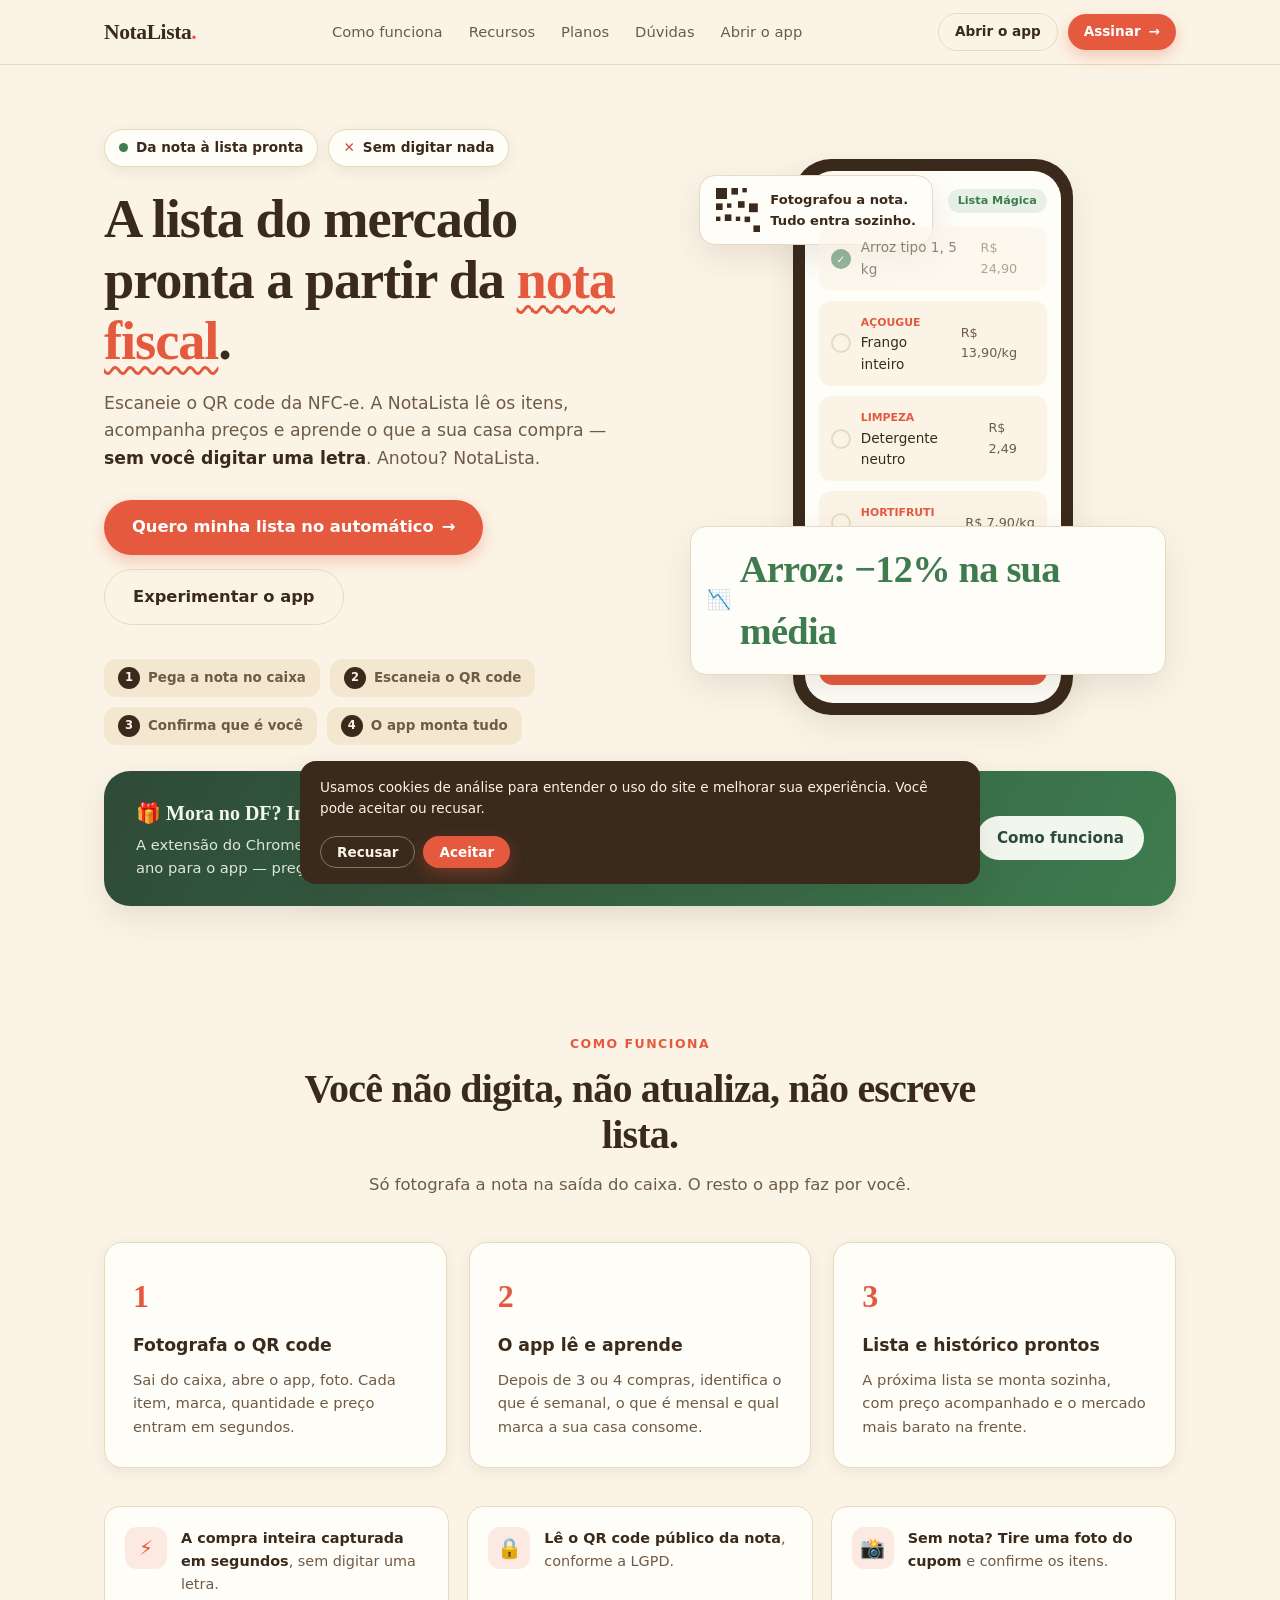
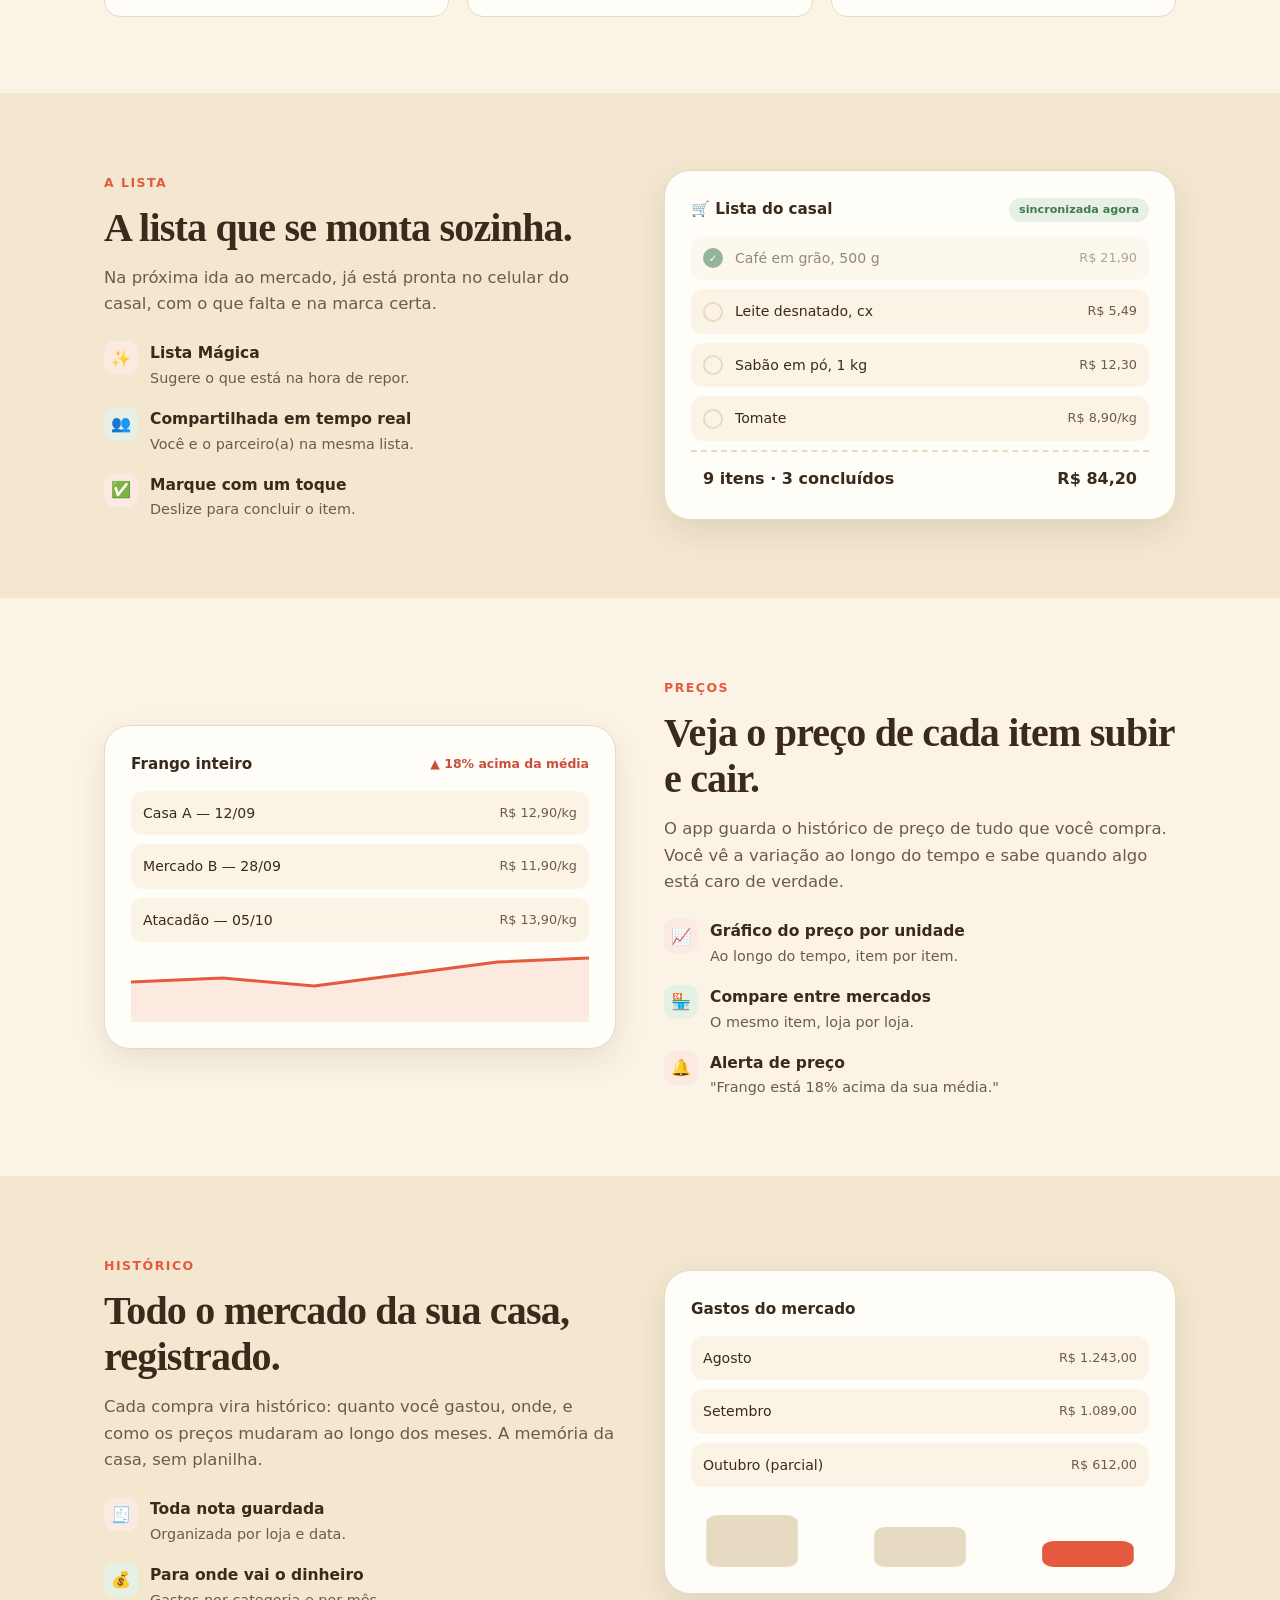
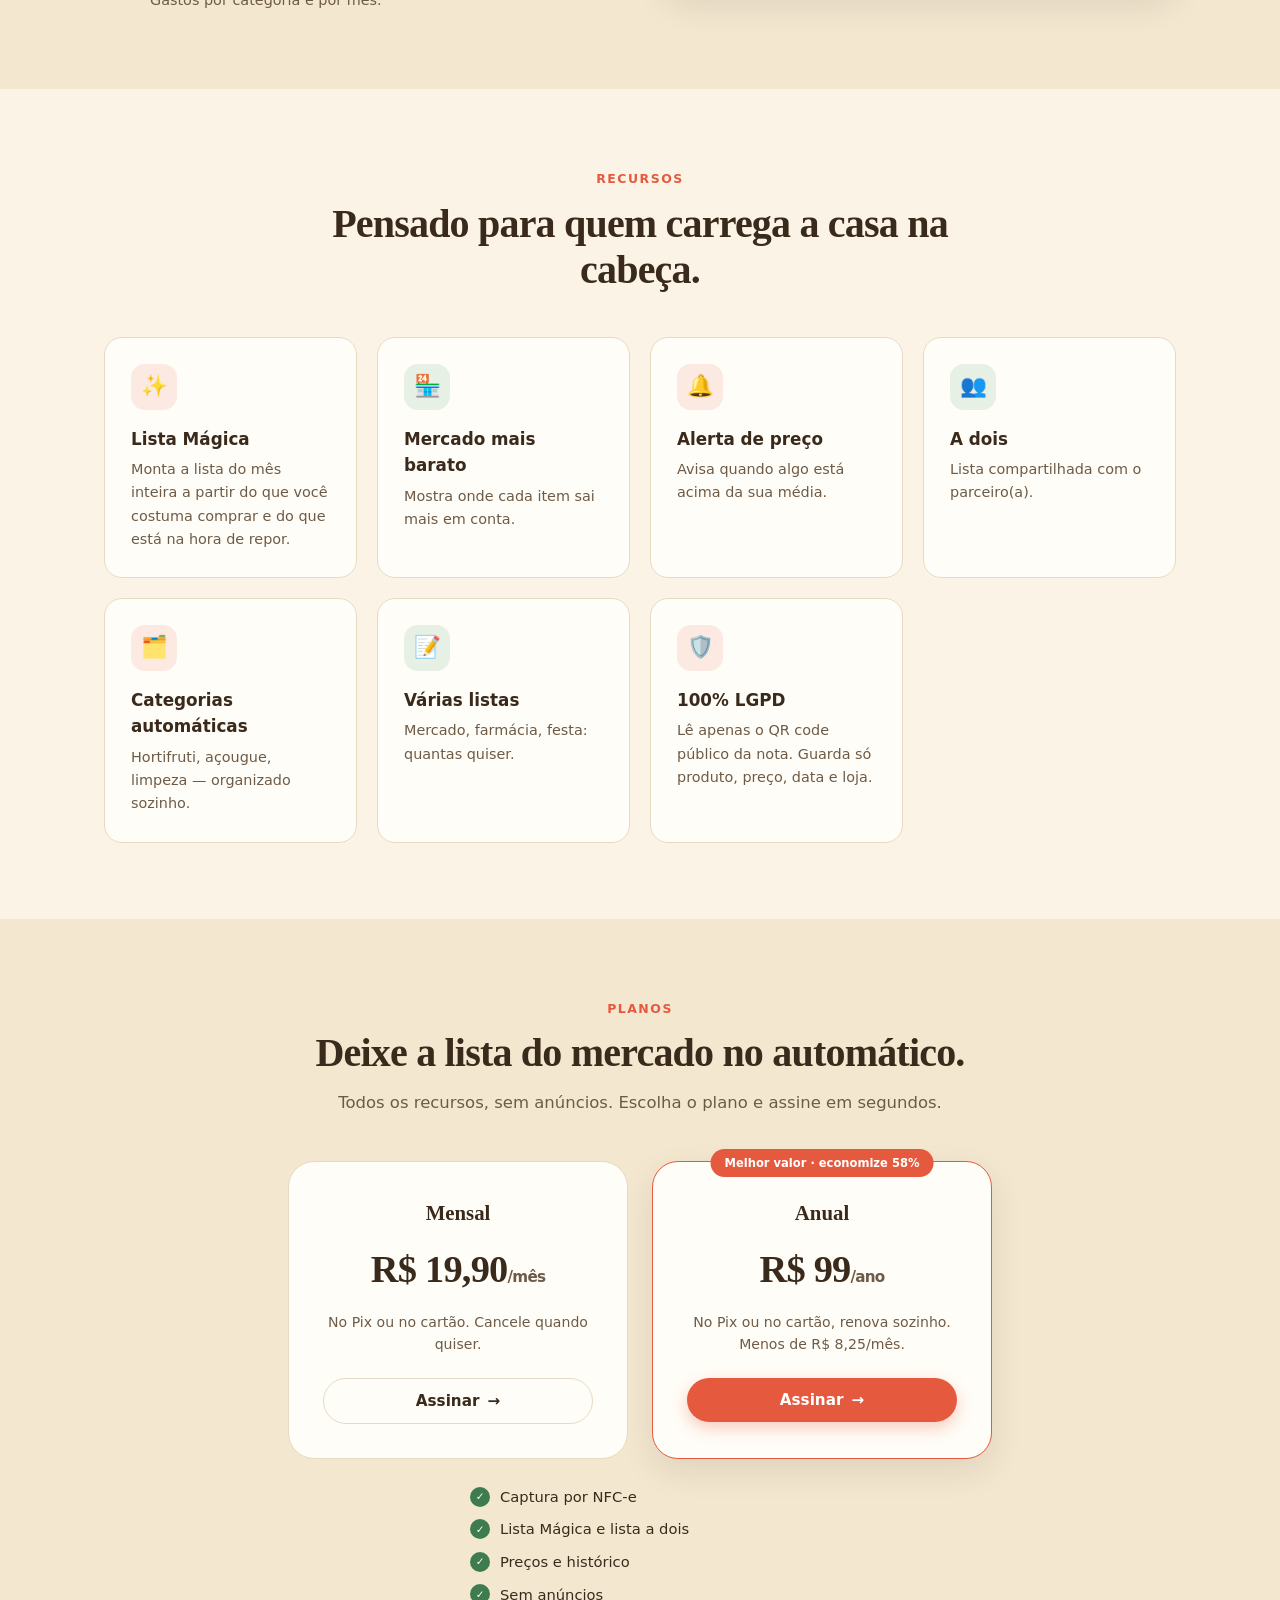
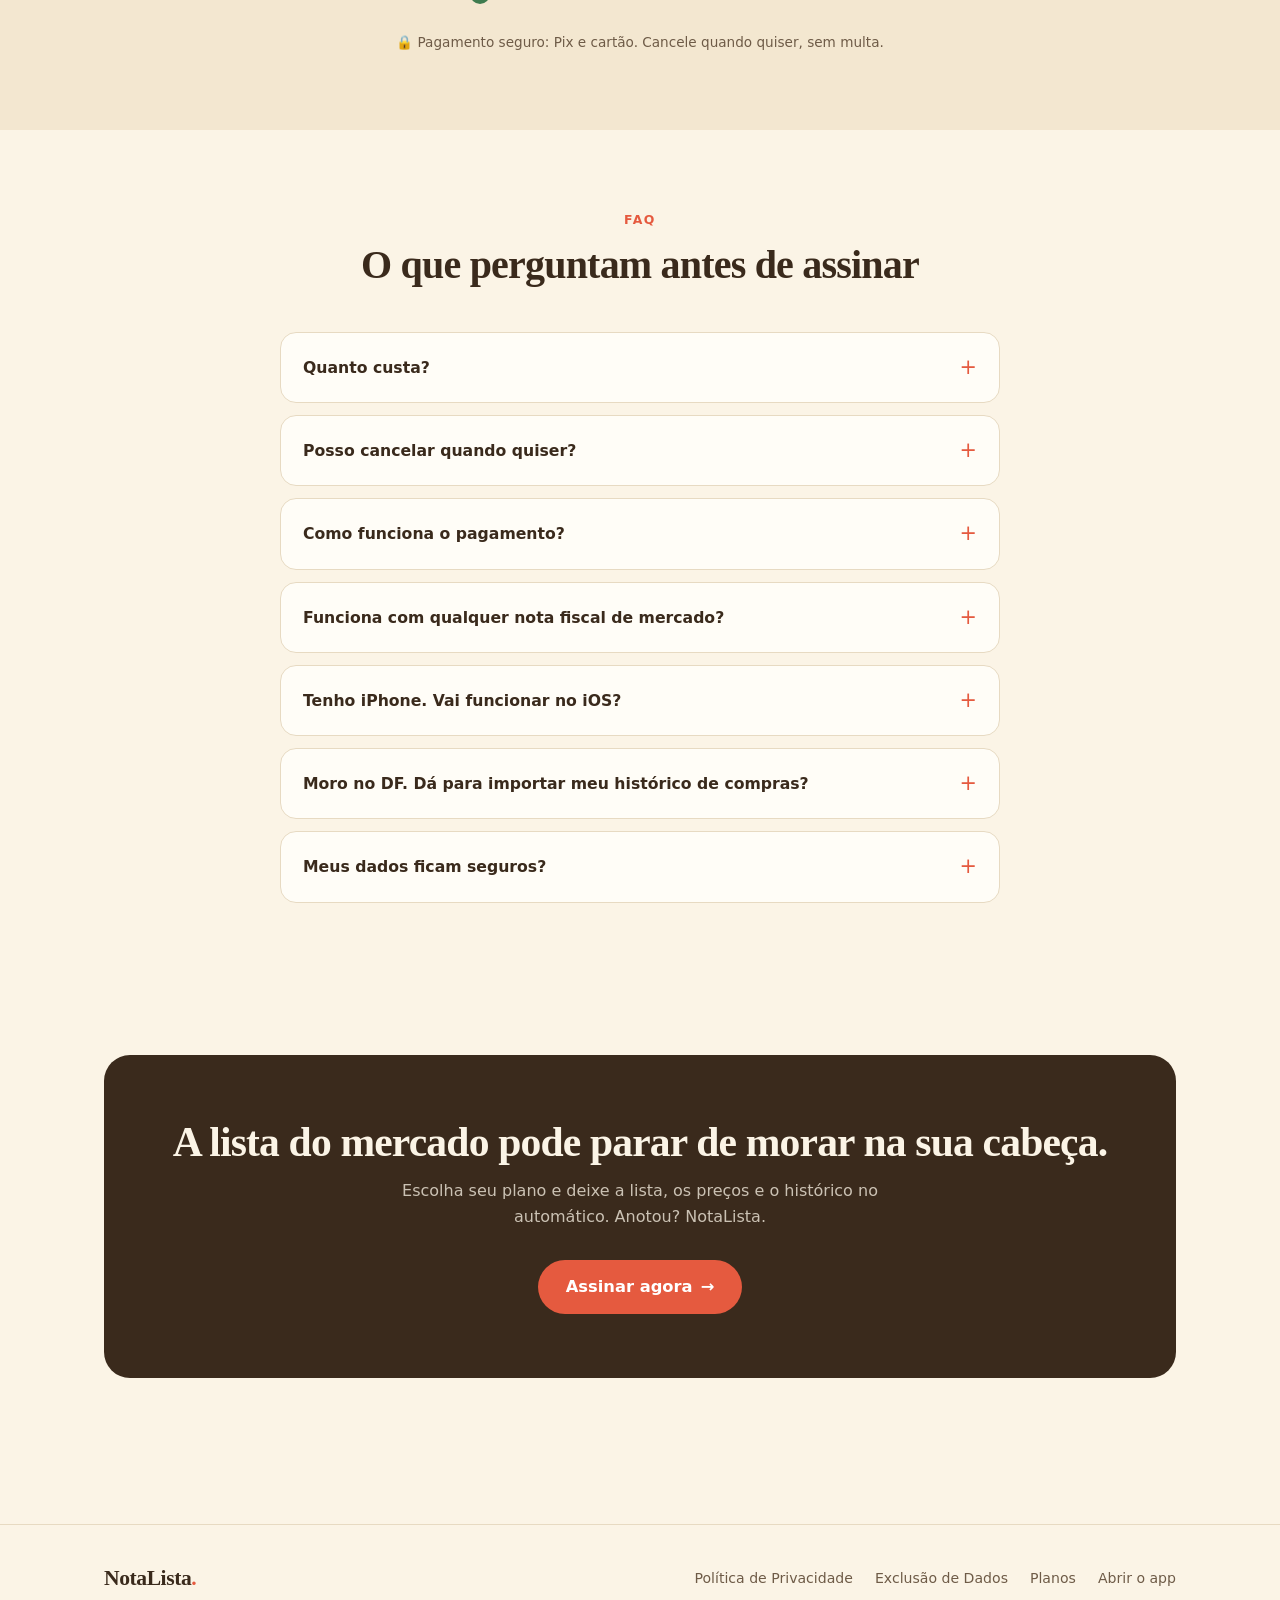
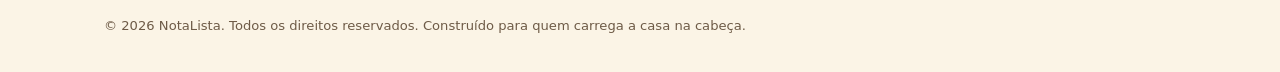
<file: index.html>
<!DOCTYPE html>
<html lang="pt-BR">
<head>
<meta charset="UTF-8">
<meta name="viewport" content="width=device-width, initial-scale=1.0">
<title>NotaLista — A lista de compras que nasce da nota fiscal</title>
<meta name="description" content="Escaneie o QR code da NFC-e e a lista de compras se monta sozinha: itens, marcas, quantidades, preços e histórico. Sem digitar nada.">
<meta name="theme-color" content="#E55A3F">
<link rel="manifest" href="manifest.json">
<link rel="stylesheet" href="css/style.css?v=1">
</head>
<body>

<!-- ===================== HEADER ===================== -->
<header class="site-header">
  <div class="container header-inner">
    <a class="logo" href="index.html">NotaLista<span class="dot">.</span></a>
    <nav class="main-nav" id="mainNav" aria-label="Menu principal">
      <a class="nav-link" href="#como-funciona">Como funciona</a>
      <a class="nav-link" href="#recursos">Recursos</a>
      <a class="nav-link" href="#planos">Planos</a>
      <a class="nav-link" href="#faq">Dúvidas</a>
      <a class="nav-link" href="app.html">Abrir o app</a>
    </nav>
    <div class="header-actions">
      <a class="btn btn-ghost btn-sm" href="app.html">Abrir o app</a>
      <a class="btn btn-primary btn-sm" href="#planos">Assinar <span class="arrow">→</span></a>
      <button class="hamburger" id="hamburger" aria-label="Abrir menu">
        <span></span><span></span><span></span>
      </button>
    </div>
  </div>
</header>

<main>
  <!-- ===================== HERO ===================== -->
  <section class="hero">
    <div class="container hero-grid">
      <div>
        <div class="pills">
          <span class="pill"><span class="dot"></span> Da nota à lista pronta</span>
          <span class="pill"><span class="x">✕</span> Sem digitar nada</span>
        </div>
        <h1>A lista do mercado pronta a partir da <span class="wavy">nota fiscal</span>.</h1>
        <p class="lead">Escaneie o QR code da NFC-e. A NotaLista lê os itens, acompanha preços e aprende o que a sua casa compra — <strong>sem você digitar uma letra</strong>. Anotou? NotaLista.</p>
        <div class="hero-cta">
          <a class="btn btn-primary btn-lg" href="#planos">Quero minha lista no automático <span class="arrow">→</span></a>
          <a class="btn btn-ghost btn-lg" href="app.html">Experimentar o app</a>
        </div>
        <div class="steps-strip">
          <span class="step-chip"><b>1</b> Pega a nota no caixa</span>
          <span class="step-chip"><b>2</b> Escaneia o QR code</span>
          <span class="step-chip"><b>3</b> Confirma que é você</span>
          <span class="step-chip"><b>4</b> O app monta tudo</span>
        </div>
      </div>
      <div class="hero-visual">
        <div class="float-card qr">
          <svg class="qr-mini" viewBox="0 0 40 40" aria-hidden="true"><g fill="#3A2A1C"><rect x="0" y="0" width="10" height="10"/><rect x="14" y="0" width="6" height="6"/><rect x="24" y="0" width="4" height="4"/><rect x="0" y="14" width="6" height="6"/><rect x="10" y="14" width="4" height="4"/><rect x="20" y="12" width="6" height="6"/><rect x="30" y="14" width="8" height="8"/><rect x="0" y="26" width="4" height="4"/><rect x="8" y="24" width="6" height="6"/><rect x="18" y="26" width="4" height="4"/><rect x="26" y="26" width="5" height="5"/><rect x="34" y="34" width="6" height="6"/></g></svg>
          <span>Fotografou a nota.<br>Tudo entra sozinho.</span>
        </div>
        <div class="float-card price">
          <span class="ico">📉</span>
          <span>Arroz: −12% na sua média</span>
        </div>
        <div class="phone" role="img" aria-label="Prévia do app NotaLista com uma lista de compras">
          <div class="phone-screen">
            <div class="phone-top">
              <strong>Lista do mês</strong>
              <span class="badge">Lista Mágica</span>
            </div>
            <div class="app-item done"><span class="chk">✓</span> Arroz tipo 1, 5 kg <em>R$ 24,90</em></div>
            <div class="app-item"><span class="chk"></span> <span><span class="cat">AÇOUGUE</span><br>Frango inteiro</span> <em>R$ 13,90/kg</em></div>
            <div class="app-item"><span class="chk"></span> <span><span class="cat">LIMPEZA</span><br>Detergente neutro</span> <em>R$ 2,49</em></div>
            <div class="app-item"><span class="chk"></span> <span><span class="cat">HORTIFRUTI</span><br>Banana prata</span> <em>R$ 7,90/kg</em></div>
            <div class="app-item"><span class="chk"></span> <span><span class="cat">PADARIA</span><br>Pão francês</span> <em>R$ 18,90/kg</em></div>
            <div class="app-scan">📷 Escanear nota (NFC-e)</div>
          </div>
        </div>
      </div>
    </div>

    <!-- banner importação DF -->
    <div class="container">
      <div class="df-banner">
        <div>
          <h3>🎁 Mora no DF? Importe 1 ano do seu histórico, grátis.</h3>
          <p>A extensão do Chrome lê o extrato da sua conta no Nota Legal DF e traz as notas do último ano para o app — preços e histórico prontos antes da primeira compra.</p>
        </div>
        <a class="btn" href="#faq">Como funciona</a>
      </div>
    </div>
  </section>

  <!-- ===================== COMO FUNCIONA ===================== -->
  <section class="section" id="como-funciona">
    <div class="container">
      <div class="section-head center">
        <span class="kicker">Como funciona</span>
        <h2>Você não digita, não atualiza, não escreve lista.</h2>
        <p class="sub">Só fotografa a nota na saída do caixa. O resto o app faz por você.</p>
      </div>
      <div class="cards-3">
        <div class="card">
          <span class="num">1</span>
          <h3>Fotografa o QR code</h3>
          <p>Sai do caixa, abre o app, foto. Cada item, marca, quantidade e preço entram em segundos.</p>
        </div>
        <div class="card">
          <span class="num">2</span>
          <h3>O app lê e aprende</h3>
          <p>Depois de 3 ou 4 compras, identifica o que é semanal, o que é mensal e qual marca a sua casa consome.</p>
        </div>
        <div class="card">
          <span class="num">3</span>
          <h3>Lista e histórico prontos</h3>
          <p>A próxima lista se monta sozinha, com preço acompanhado e o mercado mais barato na frente.</p>
        </div>
      </div>
      <div class="strip">
        <div class="strip-item">
          <span class="ico">⚡</span>
          <p><strong>A compra inteira capturada em segundos</strong>, sem digitar uma letra.</p>
        </div>
        <div class="strip-item">
          <span class="ico">🔒</span>
          <p><strong>Lê o QR code público da nota</strong>, conforme a LGPD.</p>
        </div>
        <div class="strip-item">
          <span class="ico">📸</span>
          <p><strong>Sem nota? Tire uma foto do cupom</strong> e confirme os itens.</p>
        </div>
      </div>
    </div>
  </section>

  <!-- ===================== LISTA SOZINHA ===================== -->
  <section class="section alt">
    <div class="container split">
      <div>
        <span class="kicker">A lista</span>
        <h2>A lista que se monta sozinha.</h2>
        <p class="sub">Na próxima ida ao mercado, já está pronta no celular do casal, com o que falta e na marca certa.</p>
        <div class="bullets">
          <div class="bullet">
            <span class="ico">✨</span>
            <p><strong>Lista Mágica</strong><span>Sugere o que está na hora de repor.</span></p>
          </div>
          <div class="bullet green">
            <span class="ico">👥</span>
            <p><strong>Compartilhada em tempo real</strong><span>Você e o parceiro(a) na mesma lista.</span></p>
          </div>
          <div class="bullet">
            <span class="ico">✅</span>
            <p><strong>Marque com um toque</strong><span>Deslize para concluir o item.</span></p>
          </div>
        </div>
      </div>
      <div class="panel" role="img" aria-label="Exemplo de lista compartilhada no app">
        <h4>🛒 Lista do casal <span class="badge">sincronizada agora</span></h4>
        <div class="panel-row done"><span class="chk">✓</span> Café em grão, 500 g <em>R$ 21,90</em></div>
        <div class="panel-row"><span class="chk"></span> Leite desnatado, cx <em>R$ 5,49</em></div>
        <div class="panel-row"><span class="chk"></span> Sabão em pó, 1 kg <em>R$ 12,30</em></div>
        <div class="panel-row"><span class="chk"></span> Tomate <em>R$ 8,90/kg</em></div>
        <div class="panel-total"><span>9 itens · 3 concluídos</span><span>R$ 84,20</span></div>
      </div>
    </div>
  </section>

  <!-- ===================== PREÇOS ===================== -->
  <section class="section">
    <div class="container split">
      <div class="panel" role="img" aria-label="Gráfico de variação de preço de um item">
        <h4>Frango inteiro <span class="delta-up">▲ 18% acima da média</span></h4>
        <div class="panel-row"><span>Casa A — 12/09</span><em>R$ 12,90/kg</em></div>
        <div class="panel-row"><span>Mercado B — 28/09</span><em>R$ 11,90/kg</em></div>
        <div class="panel-row"><span>Atacadão — 05/10</span><em>R$ 13,90/kg</em></div>
        <svg class="spark" viewBox="0 0 300 70" preserveAspectRatio="none" aria-hidden="true">
          <polyline points="0,30 60,26 120,34 180,22 240,10 300,6" fill="none" stroke="#E55A3F" stroke-width="3" stroke-linecap="round"/>
          <polyline points="0,30 60,26 120,34 180,22 240,10 300,6 300,70 0,70" fill="rgba(229,90,63,.12)" stroke="none"/>
        </svg>
      </div>
      <div>
        <span class="kicker">Preços</span>
        <h2>Veja o preço de cada item subir e cair.</h2>
        <p class="sub">O app guarda o histórico de preço de tudo que você compra. Você vê a variação ao longo do tempo e sabe quando algo está caro de verdade.</p>
        <div class="bullets">
          <div class="bullet">
            <span class="ico">📈</span>
            <p><strong>Gráfico do preço por unidade</strong><span>Ao longo do tempo, item por item.</span></p>
          </div>
          <div class="bullet green">
            <span class="ico">🏪</span>
            <p><strong>Compare entre mercados</strong><span>O mesmo item, loja por loja.</span></p>
          </div>
          <div class="bullet">
            <span class="ico">🔔</span>
            <p><strong>Alerta de preço</strong><span>"Frango está 18% acima da sua média."</span></p>
          </div>
        </div>
      </div>
    </div>
  </section>

  <!-- ===================== HISTÓRICO ===================== -->
  <section class="section alt">
    <div class="container split">
      <div>
        <span class="kicker">Histórico</span>
        <h2>Todo o mercado da sua casa, registrado.</h2>
        <p class="sub">Cada compra vira histórico: quanto você gastou, onde, e como os preços mudaram ao longo dos meses. A memória da casa, sem planilha.</p>
        <div class="bullets">
          <div class="bullet">
            <span class="ico">🧾</span>
            <p><strong>Toda nota guardada</strong><span>Organizada por loja e data.</span></p>
          </div>
          <div class="bullet green">
            <span class="ico">💰</span>
            <p><strong>Para onde vai o dinheiro</strong><span>Gastos por categoria e por mês.</span></p>
          </div>
        </div>
      </div>
      <div class="panel" role="img" aria-label="Resumo de gastos por mês">
        <h4>Gastos do mercado</h4>
        <div class="panel-row"><span>Agosto</span><em>R$ 1.243,00</em></div>
        <div class="panel-row"><span>Setembro</span><em>R$ 1.089,00</em></div>
        <div class="panel-row"><span>Outubro (parcial)</span><em>R$ 612,00</em></div>
        <svg class="spark" viewBox="0 0 300 70" preserveAspectRatio="none" aria-hidden="true">
          <rect x="10" y="18" width="60" height="52" rx="8" fill="#E7DAC2"/>
          <rect x="120" y="30" width="60" height="40" rx="8" fill="#E7DAC2"/>
          <rect x="230" y="44" width="60" height="26" rx="8" fill="#E55A3F"/>
        </svg>
      </div>
    </div>
  </section>

  <!-- ===================== RECURSOS ===================== -->
  <section class="section" id="recursos">
    <div class="container">
      <div class="section-head center">
        <span class="kicker">Recursos</span>
        <h2>Pensado para quem carrega a casa na cabeça.</h2>
      </div>
      <div class="features-grid">
        <div class="feature-card">
          <span class="ico">✨</span>
          <h3>Lista Mágica</h3>
          <p>Monta a lista do mês inteira a partir do que você costuma comprar e do que está na hora de repor.</p>
        </div>
        <div class="feature-card green">
          <span class="ico">🏪</span>
          <h3>Mercado mais barato</h3>
          <p>Mostra onde cada item sai mais em conta.</p>
        </div>
        <div class="feature-card">
          <span class="ico">🔔</span>
          <h3>Alerta de preço</h3>
          <p>Avisa quando algo está acima da sua média.</p>
        </div>
        <div class="feature-card green">
          <span class="ico">👥</span>
          <h3>A dois</h3>
          <p>Lista compartilhada com o parceiro(a).</p>
        </div>
        <div class="feature-card">
          <span class="ico">🗂️</span>
          <h3>Categorias automáticas</h3>
          <p>Hortifruti, açougue, limpeza — organizado sozinho.</p>
        </div>
        <div class="feature-card green">
          <span class="ico">📝</span>
          <h3>Várias listas</h3>
          <p>Mercado, farmácia, festa: quantas quiser.</p>
        </div>
        <div class="feature-card">
          <span class="ico">🛡️</span>
          <h3>100% LGPD</h3>
          <p>Lê apenas o QR code público da nota. Guarda só produto, preço, data e loja.</p>
        </div>
      </div>
    </div>
  </section>

  <!-- ===================== PLANOS ===================== -->
  <section class="section alt" id="planos">
    <div class="container">
      <div class="section-head center">
        <span class="kicker">Planos</span>
        <h2>Deixe a lista do mercado no automático.</h2>
        <p class="sub">Todos os recursos, sem anúncios. Escolha o plano e assine em segundos.</p>
      </div>
      <div class="plans">
        <div class="plan">
          <h3>Mensal</h3>
          <div class="price">R$ 19,90<small>/mês</small></div>
          <p class="desc">No Pix ou no cartão. Cancele quando quiser.</p>
          <a class="btn btn-ghost" href="app.html">Assinar <span class="arrow">→</span></a>
        </div>
        <div class="plan featured">
          <span class="plan-tag">Melhor valor · economize 58%</span>
          <h3>Anual</h3>
          <div class="price">R$ 99<small>/ano</small></div>
          <p class="desc">No Pix ou no cartão, renova sozinho. Menos de R$ 8,25/mês.</p>
          <a class="btn btn-primary" href="app.html">Assinar <span class="arrow">→</span></a>
        </div>
      </div>
      <ul class="plan-checks">
        <li><span class="chk">✓</span> Captura por NFC-e</li>
        <li><span class="chk">✓</span> Lista Mágica e lista a dois</li>
        <li><span class="chk">✓</span> Preços e histórico</li>
        <li><span class="chk">✓</span> Sem anúncios</li>
      </ul>
      <p class="pay-note">🔒 Pagamento seguro: Pix e cartão. Cancele quando quiser, sem multa.</p>
    </div>
  </section>

  <!-- ===================== FAQ ===================== -->
  <section class="section" id="faq">
    <div class="container">
      <div class="section-head center">
        <span class="kicker">FAQ</span>
        <h2>O que perguntam antes de assinar</h2>
      </div>
      <div class="faq">
        <details>
          <summary>Quanto custa?</summary>
          <div class="answer">R$ 19,90 por mês ou R$ 99 por ano. No plano anual você economiza cerca de 58% (menos de R$ 8,25 por mês). Os dois planos dão acesso a todos os recursos, sem anúncios.</div>
        </details>
        <details>
          <summary>Posso cancelar quando quiser?</summary>
          <div class="answer">Sim, a qualquer momento, direto pelo app ou pelo painel da assinatura. Sem multa e sem fidelidade. Você continua com acesso até o fim do período já pago.</div>
        </details>
        <details>
          <summary>Como funciona o pagamento?</summary>
          <div class="answer">Você escolhe Pix ou cartão de crédito. O Pix renova sozinho pelo Pix Automático; no cartão, os dados são digitados no ambiente seguro do processador — o app não armazena os dados do seu cartão.</div>
        </details>
        <details>
          <summary>Funciona com qualquer nota fiscal de mercado?</summary>
          <div class="answer">Funciona com qualquer NFC-e brasileira (nota fiscal de consumidor eletrônica emitida pela Sefaz). Praticamente todo supermercado, atacarejo e farmácia do Brasil emite NFC-e desde 2014. Basta a nota ter o QR code impresso no cupom.</div>
        </details>
        <details>
          <summary>Tenho iPhone. Vai funcionar no iOS?</summary>
          <div class="answer">Funciona, pelo navegador — inclusive como PWA (instala na tela de início pelo menu "Adicionar à Tela de Início" do Safari). A mesma conta, os mesmos recursos: lista, histórico de preços e a residência compartilhada.</div>
        </details>
        <details>
          <summary>Moro no DF. Dá para importar meu histórico de compras?</summary>
          <div class="answer">Sim. A extensão do Chrome lê o extrato da sua conta no Nota Legal DF e traz o último ano de notas para o app — grátis, uma vez por casa.</div>
        </details>
        <details>
          <summary>Meus dados ficam seguros?</summary>
          <div class="answer">O app lê apenas o QR code público da NFC-e e guarda só produto, preço, data e loja, conforme a LGPD. Nada é compartilhado com terceiros, e você pode pedir a exclusão dos seus dados a qualquer momento.</div>
        </details>
      </div>
    </div>
  </section>

  <!-- ===================== CTA FINAL ===================== -->
  <section class="section">
    <div class="container">
      <div class="final-cta">
        <h2>A lista do mercado pode parar de morar na sua cabeça.</h2>
        <p>Escolha seu plano e deixe a lista, os preços e o histórico no automático. Anotou? NotaLista.</p>
        <a class="btn btn-lg" href="#planos">Assinar agora <span class="arrow">→</span></a>
      </div>
    </div>
  </section>
</main>

<!-- ===================== FOOTER ===================== -->
<footer class="site-footer">
  <div class="container footer-inner">
    <a class="logo" href="index.html">NotaLista<span class="dot">.</span></a>
    <nav class="footer-links" aria-label="Links do rodapé">
      <a href="#">Política de Privacidade</a>
      <a href="#">Exclusão de Dados</a>
      <a href="#planos">Planos</a>
      <a href="app.html">Abrir o app</a>
    </nav>
    <p class="footer-note">© <span id="year"></span> NotaLista. Todos os direitos reservados. Construído para quem carrega a casa na cabeça.</p>
  </div>
</footer>

<!-- ===================== COOKIES ===================== -->
<div class="cookie-bar" id="cookieBar" role="dialog" aria-label="Aviso de cookies">
  <span>Usamos cookies de análise para entender o uso do site e melhorar sua experiência. Você pode aceitar ou recusar.</span>
  <span style="display:flex;gap:8px">
    <button class="btn btn-ghost btn-sm" data-choice="refused">Recusar</button>
    <button class="btn btn-primary btn-sm" data-choice="accepted">Aceitar</button>
  </span>
</div>

<script src="js/landing.js"></script>
<script>
document.getElementById('year').textContent=new Date().getFullYear();
if('serviceWorker' in navigator){navigator.serviceWorker.register('sw.js').catch(function(){});}
</script>
</body>
</html>
</file>
<file: css/style.css>
/* =====================================================
   NotaLista — design system
   Paleta quente: creme, marrom, coral e verde
   ===================================================== */
:root{
  --bg:#FBF4E6;
  --bg2:#F3E7D0;
  --card:#FFFDF7;
  --ink:#3A2A1C;
  --ink2:#6E5B47;
  --coral:#E55A3F;
  --coral-d:#C74730;
  --coral-bg:#FBE9E2;
  --green:#3E7C4F;
  --green-bg:#E7F0E4;
  --red:#C94F3D;
  --line:#E7DAC2;
  --radius:18px;
  --radius-lg:26px;
  --shadow:0 12px 32px rgba(58,42,28,.10);
  --shadow-sm:0 4px 14px rgba(58,42,28,.08);
  --serif:Georgia,'Iowan Old Style','Times New Roman',serif;
  --sans:system-ui,-apple-system,'Segoe UI',Roboto,Helvetica,Arial,sans-serif;
  --max:1120px;
}
*{margin:0;padding:0;box-sizing:border-box}
[hidden]{display:none !important}
html{scroll-behavior:smooth}
body{
  font-family:var(--sans);
  background:var(--bg);
  color:var(--ink);
  line-height:1.6;
  -webkit-font-smoothing:antialiased;
}
img,svg{max-width:100%;display:block}
a{color:inherit;text-decoration:none}
ul{list-style:none}
.container{max-width:var(--max);margin:0 auto;padding:0 24px}
.serif{font-family:var(--serif)}

/* ---------- Header ---------- */
.site-header{
  position:sticky;top:0;z-index:50;
  background:rgba(251,244,230,.92);
  backdrop-filter:blur(8px);
  border-bottom:1px solid var(--line);
}
.header-inner{
  display:flex;align-items:center;justify-content:space-between;
  height:64px;gap:16px;
}
.logo{font-family:var(--serif);font-weight:700;font-size:1.35rem;letter-spacing:-.02em}
.logo .dot{color:var(--coral)}
.main-nav{display:flex;align-items:center;gap:26px}
.main-nav a.nav-link{font-size:.92rem;color:var(--ink2);transition:color .2s}
.main-nav a.nav-link:hover{color:var(--ink)}
.header-actions{display:flex;align-items:center;gap:10px}
.btn{
  display:inline-flex;align-items:center;gap:8px;
  border:none;cursor:pointer;font-family:var(--sans);
  font-weight:600;font-size:.95rem;
  border-radius:999px;padding:10px 20px;
  transition:transform .15s,box-shadow .15s,background .2s;
}
.btn:hover{transform:translateY(-1px)}
.btn-primary{background:var(--coral);color:#fff;box-shadow:0 6px 16px rgba(229,90,63,.30)}
.btn-primary:hover{background:var(--coral-d)}
.btn-ghost{background:transparent;color:var(--ink);border:1.5px solid var(--line)}
.btn-ghost:hover{border-color:var(--ink2);background:var(--card)}
.btn-lg{padding:14px 28px;font-size:1.02rem}
.btn-sm{padding:7px 16px;font-size:.85rem}
.arrow{font-family:var(--sans)}

/* menu mobile */
.menu-toggle{display:none}
.hamburger{
  display:none;flex-direction:column;gap:5px;cursor:pointer;
  background:none;border:none;padding:6px;
}
.hamburger span{width:24px;height:2.5px;background:var(--ink);border-radius:2px;transition:.25s}

/* ---------- Hero ---------- */
.hero{padding:64px 0 48px;position:relative;overflow:hidden}
.hero-grid{
  display:grid;grid-template-columns:1.05fr .95fr;gap:48px;align-items:center;
}
.pills{display:flex;flex-wrap:wrap;gap:10px;margin-bottom:22px}
.pill{
  display:inline-flex;align-items:center;gap:8px;
  background:var(--card);border:1px solid var(--line);
  border-radius:999px;padding:7px 14px;font-size:.85rem;font-weight:600;
  box-shadow:var(--shadow-sm);
}
.pill .dot{width:9px;height:9px;border-radius:50%;background:var(--green)}
.pill .x{color:var(--red);font-weight:800}
.hero h1{
  font-family:var(--serif);
  font-size:clamp(2.1rem,4.6vw,3.4rem);
  line-height:1.12;letter-spacing:-.02em;margin-bottom:18px;
}
.wavy{
  color:var(--coral);
  text-decoration:underline wavy var(--coral) 2.5px;
  text-underline-offset:7px;
}
.hero .lead{font-size:1.08rem;color:var(--ink2);max-width:34rem;margin-bottom:28px}
.hero .lead strong{color:var(--ink)}
.hero-cta{display:flex;flex-wrap:wrap;gap:14px;align-items:center}
.steps-strip{
  display:flex;flex-wrap:wrap;gap:10px;margin-top:34px;
}
.step-chip{
  display:inline-flex;align-items:center;gap:8px;
  background:var(--bg2);border-radius:12px;padding:8px 14px;
  font-size:.84rem;font-weight:600;color:var(--ink2);
}
.step-chip b{
  width:22px;height:22px;border-radius:50%;
  background:var(--ink);color:var(--bg);
  display:inline-flex;align-items:center;justify-content:center;
  font-size:.72rem;
}

/* mockup do celular */
.hero-visual{position:relative;display:flex;justify-content:center;padding:20px 0}
.phone{
  width:280px;background:var(--ink);border-radius:38px;padding:12px;
  box-shadow:var(--shadow);
}
.phone-screen{
  background:#FFFDF8;border-radius:28px;padding:18px 14px;min-height:430px;
  display:flex;flex-direction:column;gap:10px;
}
.phone-top{display:flex;justify-content:space-between;align-items:center;margin-bottom:4px}
.phone-top strong{font-size:.95rem}
.badge{background:var(--green-bg);color:var(--green);border-radius:999px;font-size:.7rem;font-weight:700;padding:3px 10px}
.app-item{
  display:flex;align-items:center;gap:10px;
  background:var(--bg);border-radius:12px;padding:10px 12px;font-size:.85rem;
}
.app-item .chk{
  width:20px;height:20px;border-radius:50%;flex:none;
  border:2px solid var(--line);
  display:inline-flex;align-items:center;justify-content:center;
  font-size:.65rem;color:#fff;
}
.app-item.done{opacity:.55}
.app-item.done .chk{background:var(--green);border-color:var(--green)}
.app-item em{margin-left:auto;font-style:normal;color:var(--ink2);font-size:.8rem}
.app-item .cat{font-size:.68rem;color:var(--coral);font-weight:700}
.app-scan{
  margin-top:auto;background:var(--coral);color:#fff;text-align:center;
  border-radius:14px;padding:12px;font-weight:700;font-size:.88rem;
}
.float-card{
  position:absolute;background:var(--card);border:1px solid var(--line);
  border-radius:16px;padding:12px 16px;box-shadow:var(--shadow);
  font-size:.82rem;font-weight:600;display:flex;align-items:center;gap:10px;
}
.float-card.qr{top:6%;left:2%}
.float-card.price{bottom:10%;right:2%;color:var(--green)}
.float-card .ico{font-size:1.2rem}
.qr-mini{width:44px;height:44px}

/* ---------- Banner DF ---------- */
.df-banner{
  margin:26px auto 0;max-width:var(--max);
  background:linear-gradient(120deg,#2E4A38,#3E7C4F);
  color:#F2F7EE;border-radius:var(--radius-lg);
  padding:26px 32px;display:flex;gap:22px;align-items:center;justify-content:space-between;
  flex-wrap:wrap;box-shadow:var(--shadow);
}
.df-banner h3{font-family:var(--serif);font-size:1.25rem;margin-bottom:4px}
.df-banner p{font-size:.92rem;opacity:.9;max-width:44rem}
.df-banner .btn{background:#F2F7EE;color:#2E4A38}

/* ---------- Seções genéricas ---------- */
.section{padding:76px 0}
.section.alt{background:var(--bg2)}
.section-head{max-width:44rem;margin-bottom:44px}
.section-head.center{margin-left:auto;margin-right:auto;text-align:center}
.kicker{
  display:inline-block;font-size:.78rem;font-weight:800;letter-spacing:.12em;
  text-transform:uppercase;color:var(--coral);margin-bottom:12px;
}
.section h2{
  font-family:var(--serif);
  font-size:clamp(1.7rem,3.4vw,2.5rem);
  line-height:1.15;letter-spacing:-.02em;margin-bottom:14px;
}
.section .sub{color:var(--ink2);font-size:1.03rem}

/* cards de passos */
.cards-3{display:grid;grid-template-columns:repeat(3,1fr);gap:22px}
.card{
  background:var(--card);border:1px solid var(--line);border-radius:var(--radius);
  padding:28px;box-shadow:var(--shadow-sm);
  transition:transform .2s,box-shadow .2s;
}
.card:hover{transform:translateY(-4px);box-shadow:var(--shadow)}
.card .num{
  font-family:var(--serif);font-size:2rem;font-weight:700;color:var(--coral);
  display:block;margin-bottom:10px;
}
.card h3{font-size:1.08rem;margin-bottom:8px}
.card p{font-size:.92rem;color:var(--ink2)}

/* strip com ícones */
.strip{display:grid;grid-template-columns:repeat(3,1fr);gap:18px;margin-top:38px}
.strip-item{
  display:flex;gap:14px;align-items:flex-start;
  background:var(--card);border:1px solid var(--line);border-radius:16px;padding:20px;
}
.strip-item .ico{
  flex:none;width:42px;height:42px;border-radius:12px;
  background:var(--coral-bg);color:var(--coral);
  display:flex;align-items:center;justify-content:center;font-size:1.25rem;
}
.strip-item p{font-size:.9rem;color:var(--ink2)}
.strip-item p strong{color:var(--ink)}

/* grade de recursos */
.features-grid{display:grid;grid-template-columns:repeat(auto-fit,minmax(250px,1fr));gap:20px}
.feature-card{
  background:var(--card);border:1px solid var(--line);border-radius:var(--radius);
  padding:26px;transition:transform .2s,box-shadow .2s;
}
.feature-card:hover{transform:translateY(-4px);box-shadow:var(--shadow)}
.feature-card .ico{
  width:46px;height:46px;border-radius:14px;margin-bottom:16px;
  display:flex;align-items:center;justify-content:center;font-size:1.35rem;
  background:var(--coral-bg);color:var(--coral);
}
.feature-card.green .ico{background:var(--green-bg);color:var(--green)}
.feature-card h3{font-size:1.05rem;margin-bottom:6px}
.feature-card p{font-size:.9rem;color:var(--ink2)}

/* split (lista sozinha / preços / histórico) */
.split{display:grid;grid-template-columns:1fr 1fr;gap:48px;align-items:center}
.split .bullets{display:flex;flex-direction:column;gap:16px;margin-top:24px}
.bullet{display:flex;gap:12px;align-items:flex-start;font-size:.97rem}
.bullet .ico{
  flex:none;width:34px;height:34px;border-radius:10px;
  background:var(--coral-bg);color:var(--coral);
  display:flex;align-items:center;justify-content:center;font-size:1rem;
}
.bullet.green .ico{background:var(--green-bg);color:var(--green)}
.bullet p strong{display:block}
.bullet p span{color:var(--ink2);font-size:.9rem}

/* painel visual dos splits */
.panel{
  background:var(--card);border:1px solid var(--line);border-radius:var(--radius-lg);
  padding:26px;box-shadow:var(--shadow);
}
.panel h4{font-size:.95rem;margin-bottom:14px;display:flex;justify-content:space-between;align-items:center}
.panel-row{
  display:flex;align-items:center;gap:12px;padding:11px 12px;border-radius:12px;
  background:var(--bg);margin-bottom:9px;font-size:.88rem;
}
.panel-row .chk{
  width:20px;height:20px;border-radius:50%;border:2px solid var(--line);flex:none;
  display:inline-flex;align-items:center;justify-content:center;font-size:.65rem;color:#fff;
}
.panel-row.done{opacity:.55}
.panel-row.done .chk{background:var(--green);border-color:var(--green)}
.panel-row em{margin-left:auto;font-style:normal;color:var(--ink2);font-size:.8rem}
.delta-up{color:var(--red);font-weight:700;font-size:.78rem}
.delta-down{color:var(--green);font-weight:700;font-size:.78rem}
.spark{width:100%;height:70px;margin-top:10px}
.panel-total{
  display:flex;justify-content:space-between;padding:14px 12px 2px;
  font-weight:700;border-top:2px dashed var(--line);margin-top:6px;
}

/* ---------- Planos ---------- */
.plans{display:grid;grid-template-columns:repeat(2,minmax(0,340px));gap:24px;justify-content:center}
.plan{
  background:var(--card);border:1.5px solid var(--line);border-radius:var(--radius-lg);
  padding:34px;text-align:center;position:relative;
}
.plan.featured{border-color:var(--coral);box-shadow:var(--shadow)}
.plan-tag{
  position:absolute;top:-13px;left:50%;transform:translateX(-50%);
  background:var(--coral);color:#fff;border-radius:999px;
  font-size:.72rem;font-weight:800;padding:5px 14px;white-space:nowrap;
}
.plan h3{font-family:var(--serif);font-size:1.3rem;margin-bottom:10px}
.price{font-family:var(--serif);font-size:2.4rem;font-weight:700;letter-spacing:-.02em}
.price small{font-size:.95rem;color:var(--ink2);font-family:var(--sans);font-weight:600}
.plan .desc{font-size:.88rem;color:var(--ink2);margin:10px 0 22px}
.plan .btn{width:100%;justify-content:center}
.plan-checks{margin:26px auto 0;max-width:340px;display:flex;flex-direction:column;gap:9px}
.plan-checks li{display:flex;gap:10px;align-items:center;font-size:.92rem}
.plan-checks .chk{
  width:20px;height:20px;border-radius:50%;background:var(--green);color:#fff;
  display:inline-flex;align-items:center;justify-content:center;font-size:.65rem;flex:none;
}
.pay-note{
  text-align:center;margin-top:26px;font-size:.85rem;color:var(--ink2);
  display:flex;gap:8px;align-items:center;justify-content:center;
}

/* ---------- FAQ ---------- */
.faq{max-width:720px;margin:0 auto;display:flex;flex-direction:column;gap:12px}
.faq details{
  background:var(--card);border:1px solid var(--line);border-radius:16px;
  padding:0 22px;transition:box-shadow .2s;
}
.faq details[open]{box-shadow:var(--shadow-sm)}
.faq summary{
  cursor:pointer;font-weight:600;font-size:.98rem;padding:18px 0;
  list-style:none;display:flex;justify-content:space-between;align-items:center;gap:12px;
}
.faq summary::-webkit-details-marker{display:none}
.faq summary::after{
  content:"+";font-size:1.3rem;color:var(--coral);font-weight:400;transition:transform .2s;
}
.faq details[open] summary::after{transform:rotate(45deg)}
.faq .answer{padding:0 0 18px;color:var(--ink2);font-size:.93rem}

/* ---------- CTA final ---------- */
.final-cta{
  background:var(--ink);color:var(--bg);border-radius:var(--radius-lg);
  padding:64px 40px;text-align:center;position:relative;overflow:hidden;
}
.final-cta h2{font-family:var(--serif);font-size:clamp(1.8rem,3.6vw,2.6rem);margin-bottom:12px}
.final-cta p{opacity:.75;max-width:36rem;margin:0 auto 30px}
.final-cta .btn{background:var(--coral);color:#fff}
.final-cta .btn:hover{background:var(--coral-d)}

/* ---------- Footer ---------- */
.site-footer{border-top:1px solid var(--line);padding:36px 0;margin-top:70px}
.footer-inner{display:flex;justify-content:space-between;gap:20px;flex-wrap:wrap;align-items:center}
.footer-links{display:flex;gap:22px;flex-wrap:wrap}
.footer-links a{font-size:.88rem;color:var(--ink2)}
.footer-links a:hover{color:var(--ink)}
.footer-note{font-size:.82rem;color:var(--ink2)}

/* ---------- Cookies ---------- */
.cookie-bar{
  position:fixed;bottom:16px;left:50%;transform:translateX(-50%);
  width:min(680px,calc(100% - 32px));z-index:90;
  background:var(--ink);color:var(--bg);border-radius:16px;
  padding:16px 20px;display:flex;gap:16px;align-items:center;justify-content:space-between;
  flex-wrap:wrap;box-shadow:var(--shadow);font-size:.85rem;
}
.cookie-bar .btn-ghost{border-color:rgba(255,255,255,.35);color:var(--bg)}
.cookie-bar .btn-primary{background:var(--coral)}
.cookie-bar[hidden]{display:none}

/* ---------- Responsivo ---------- */
@media (max-width:960px){
  .hero-grid{grid-template-columns:1fr;gap:36px}
  .hero-visual{order:-1}
  .cards-3,.strip{grid-template-columns:1fr}
  .split{grid-template-columns:1fr;gap:30px}
  .plans{grid-template-columns:1fr}
  .main-nav{
    display:none;position:absolute;top:64px;left:0;right:0;
    background:var(--card);flex-direction:column;align-items:flex-start;
    padding:20px 24px;border-bottom:1px solid var(--line);box-shadow:var(--shadow);
  }
  .main-nav.open{display:flex}
  .hamburger{display:flex}
  .header-actions .btn-ghost{display:none}
}
@media (max-width:560px){
  .section{padding:56px 0}
  .hero{padding:40px 0 36px}
  .df-banner{padding:22px}
  .final-cta{padding:48px 24px}
  .float-card.qr{top:-2%;left:0}
  .float-card.price{bottom:-2%;right:0}
}
</file>
